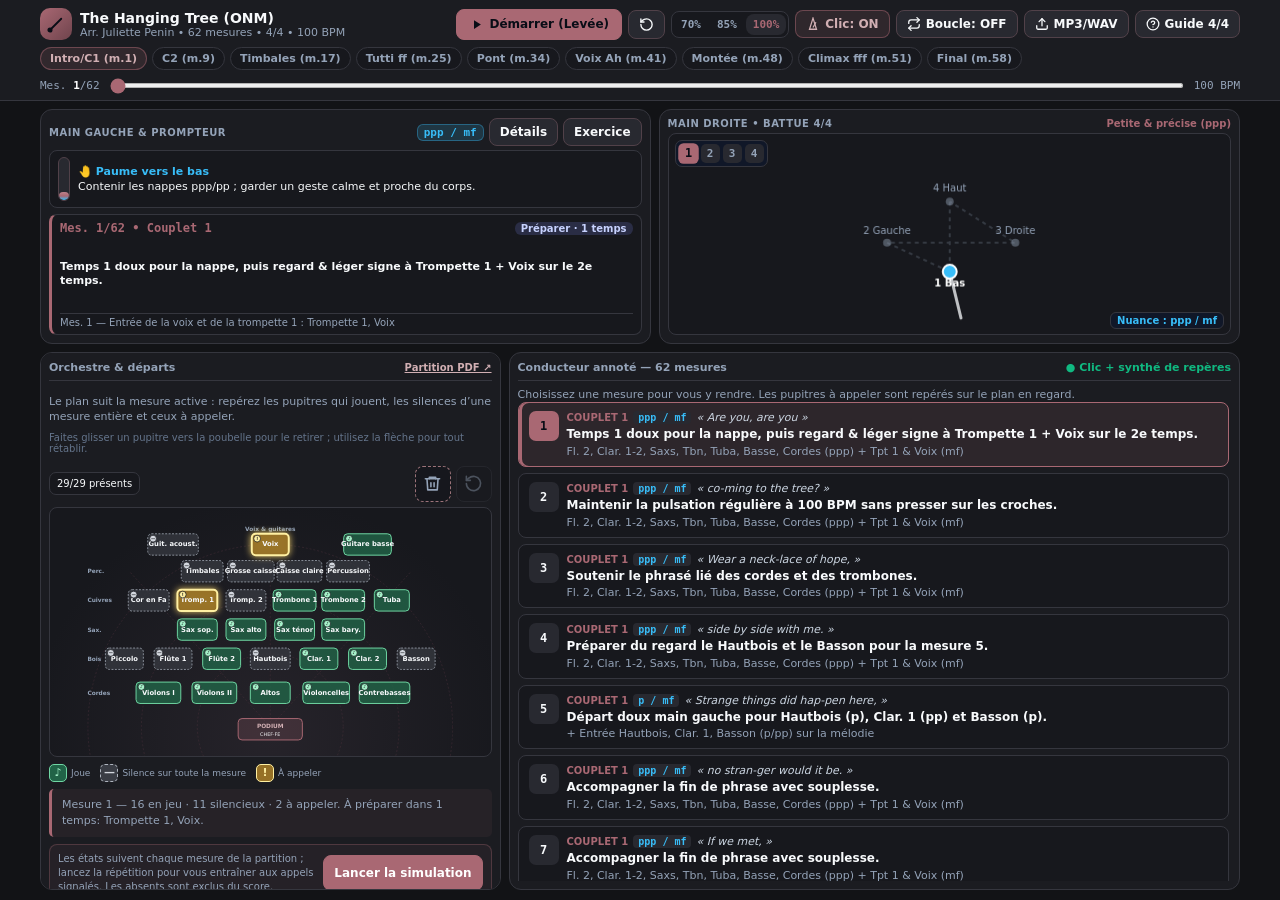
<file: index.html>
<!DOCTYPE html>
<html lang="fr">
<head>
  <meta charset="UTF-8" />
  <meta name="viewport" content="width=device-width, initial-scale=1.0, maximum-scale=1.0, user-scalable=no" />
  <title>Studio de Direction — The Hanging Tree (ONM)</title>
    <link rel="stylesheet" href="css/app.css" />
</head>
<body>

  <!-- =====================================================================
       ZONE 1 : HEADER COMPACT FIXE EN HAUT
       ===================================================================== -->
  <header class="app-header">
    <div class="header-inner">
      <div class="header-top">
        <div class="brand">
          <div class="brand-icon">
            <svg width="18" height="18" viewBox="0 0 24 24" fill="none" stroke="currentColor" stroke-width="2.4" stroke-linecap="round">
              <path d="M4 20L19 5" />
              <circle cx="4" cy="20" r="2.2" fill="currentColor" />
            </svg>
          </div>
          <div>
            <h1 class="brand-title">The Hanging Tree (ONM)</h1>
            <p class="brand-sub">Arr. Juliette Penin • 62 mesures • 4/4 • 100 BPM</p>
          </div>
        </div>

        <div class="transport-bar">
          <!-- Lecture / Pause -->
          <button id="playPauseBtn" class="btn-play">
            <svg id="iconPlay" width="15" height="15" viewBox="0 0 24 24" fill="currentColor"><path d="M8 5v14l11-7z"/></svg>
            <svg id="iconPause" class="hidden" width="15" height="15" viewBox="0 0 24 24" fill="currentColor"><path d="M6 19h4V5H6v14zm8-14v14h4V5h-4z"/></svg>
            <span id="playBtnText">Démarrer (Levée)</span>
          </button>

          <!-- Reset -->
          <button id="resetBtn" title="Retour mesure 1">
            <svg width="15" height="15" viewBox="0 0 24 24" fill="none" stroke="currentColor" stroke-width="2.2" stroke-linecap="round" stroke-linejoin="round">
              <path d="M3 12a9 9 0 1 0 9-9 9.75 9.75 0 0 0-6.74 2.74L3 8"/><path d="M3 3v5h5"/>
            </svg>
          </button>

          <!-- Sélecteur de Tempo -->
          <div class="speed-group">
            <button class="speed-btn" data-speed="0.7">70%</button>
            <button class="speed-btn" data-speed="0.85">85%</button>
            <button class="speed-btn active" data-speed="1">100%</button>
          </div>

          <!-- Clic Métronome -->
          <button id="metroBtn" class="btn-toggle-on">
            <svg width="14" height="14" viewBox="0 0 24 24" fill="none" stroke="currentColor" stroke-width="2.2">
              <path d="M12 2L6 21h12L12 2z"/><path d="M12 18l5-9"/>
            </svg>
            <span>Clic: <strong id="metroText">ON</strong></span>
          </button>

          <!-- Boucle Section -->
          <button id="loopBtn">
            <svg width="14" height="14" viewBox="0 0 24 24" fill="none" stroke="currentColor" stroke-width="2.2" stroke-linecap="round" stroke-linejoin="round">
              <polyline points="17 1 21 5 17 9"/><path d="M3 11V9a4 4 0 0 1 4-4h14"/><polyline points="7 23 3 19 7 15"/><path d="M21 13v2a4 4 0 0 1-4 4H3"/>
            </svg>
            <span>Boucle: <strong id="loopText">OFF</strong></span>
          </button>

          <!-- Import MP3/WAV -->
          <label for="audioFileInput" class="btn" title="Charger un enregistrement MP3 ou WAV">
            <svg width="14" height="14" viewBox="0 0 24 24" fill="none" stroke="currentColor" stroke-width="2.2" stroke-linecap="round" stroke-linejoin="round">
              <path d="M21 15v4a2 2 0 0 1-2 2H5a2 2 0 0 1-2-2v-4"/><polyline points="17 8 12 3 7 8"/><line x1="12" y1="3" x2="12" y2="15"/>
            </svg>
            <span id="audioSourceLabel">MP3/WAV</span>
          </label>
          <input type="file" id="audioFileInput" accept="audio/*" class="hidden" />
          <button id="clearMp3Btn" class="hidden" title="Revenir au synthétiseur intégré">✕</button>

          <!-- Guide 4/4 -->
          <button id="openGuideBtn">
            <svg width="14" height="14" viewBox="0 0 24 24" fill="none" stroke="currentColor" stroke-width="2.2" stroke-linecap="round" stroke-linejoin="round">
              <circle cx="12" cy="12" r="10"/><path d="M9.09 9a3 3 0 0 1 5.83 1c0 2-3 3-3 3"/><line x1="12" y1="17" x2="12.01" y2="17"/>
            </svg>
            <span>Guide 4/4</span>
          </button>
        </div>
      </div>

      <!-- Barre de sélection rapide des sections -->
      <div class="section-pills" id="sectionPillsRow"></div>

      <!-- Barre de progression des mesures -->
      <div class="scrubber-row">
        <span>Mes. <strong id="scrubberLabel" style="color:#fff;">1</strong>/62</span>
        <input type="range" id="measureSlider" min="1" max="62" value="1" step="1" />
        <span id="bpmLabel">100 BPM</span>
      </div>
    </div>
  </header>

  <!-- =====================================================================
       ZONE 2 : PANNEAU DES DEUX MAINS STRICTEMENT FIXE (TOUJOURS VISIBLE)
       ===================================================================== -->
  <section class="hands-stage-wrapper">
    <div class="hands-stage-grid">
      
      <!-- CÔTÉ GAUCHE : MAIN DROITE (Battue 4/4 animée) -->
      <div class="panel-card">
        <div class="panel-header">
          <span class="panel-label">Main Droite • Battue 4/4</span>
          <span id="rightHandMode" style="font-size:10px; font-weight:700; color:#a96873;">Petite & précise</span>
        </div>
        <div class="canvas-box" id="canvasBox">
          <div class="beat-pills">
            <span class="beat-dot active" data-dot="1">1</span>
            <span class="beat-dot" data-dot="2">2</span>
            <span class="beat-dot" data-dot="3">3</span>
            <span class="beat-dot" data-dot="4">4</span>
          </div>
          <canvas id="conductingCanvas"></canvas>
          <div class="amp-tag" id="ampTag">Amplitude : ppp</div>

          <!-- Overlay Levée / Préparation (4 temps avant m.1) -->
          <div id="countInOverlay" class="countin-overlay hidden">
            <span style="font-size:10px; font-weight:800; text-transform:uppercase; color:#a96873;">Levée de préparation</span>
            <div class="countin-num" id="countInNum">1</div>
            <span id="countInHint" style="font-size:11px; color:#e2e8f0;">Temps 4 = Respirez et levez la main !</span>
          </div>
        </div>
      </div>

      <!-- CÔTÉ DROIT : MAIN GAUCHE + PROMPTEUR IMMÉDIAT -->
      <div class="panel-card">
        <div class="panel-header">
          <span class="panel-label">Main Gauche & Prompteur</span>
          <span class="panel-header-actions" style="display:flex; align-items:center; gap:5px;">
            <span class="dynamic-pill" id="dynamicBadge">ppp / mf</span>
            <button id="openDetailBtn" title="Ouvrir la vue détaillée">Détails</button>
            <button id="openExerciseBtn" title="Évaluer la précision du geste" aria-label="Ouvrir l’exercice">Exercice</button>
          </span>
        </div>

        <div class="right-hand-body">
          <!-- Indicateur visuel animé de la Main Gauche -->
          <div class="lh-meter-row">
            <div class="lh-gauge-track" title="Hauteur et énergie de la main gauche">
              <div class="lh-gauge-fill" id="lhGaugeFill"></div>
            </div>
            <div class="lh-info">
              <div class="lh-title-row">
                <span class="lh-gesture-badge" id="lhGestureTitle">🤚 Paume vers le bas</span>
              </div>
              <div class="lh-desc" id="lhGestureDesc">Contenir la nappe ppp (Fl.2, Clar., Cordes) et montrer le départ Tpt 1 / Voix au 2e temps.</div>
            </div>
          </div>

          <!-- Prompteur d'action immédiate -->
          <div class="prompter-box">
            <div class="prompter-top">
              <span class="measure-counter" id="prompterMeasure">Mes. 1/62 • Intro/C1</span>
              <span class="next-cue-chip" id="nextCueChip">Préparer · 1 temps</span>
            </div>
            <div class="action-now-text" id="actionNowText">
              Temps 1 doux pour la nappe, puis regard & léger signe à Trompette 1 + Voix sur le 2e temps.
            </div>
            <div class="next-cue-text" id="nextCueText">
              Prochain départ : Mes. 1 — voix et trompette 1
            </div>
          </div>
        </div>
      </div>

    </div>
  </section>

  <!-- =====================================================================
       ZONE 3 : CONDUCTEUR ANNOTÉ (DÉFILEMENT ISOLÉ)
       ===================================================================== -->
  <section class="score-section">
    <div class="rehearsal-grid">
      <aside class="score-card orchestra-panel">
        <div class="score-header">
          <strong>Orchestre & départs</strong>
          <a class="source-link" href="https://drive.google.com/file/d/1L3KpcF_tF96cqktVMI78gtgKVVE-FxXz/view?usp=sharing" target="_blank" rel="noopener noreferrer">Partition PDF ↗</a>
        </div>
        <p class="orchestra-help">Le plan suit la mesure active : repérez les pupitres qui jouent, les silences d’une mesure entière et ceux à appeler.</p>
        <p class="orchestra-map-help">Faites glisser un pupitre vers la poubelle pour le retirer ; utilisez la flèche pour tout rétablir.</p>
        <div class="orchestra-map-frame">
          <div class="orchestra-map-controls">
            <span id="orchestraPresenceCount" class="orchestra-presence-count" aria-live="polite"></span>
            <div id="orchestraTrashZone" class="orchestra-trash-zone" role="group" aria-label="Déposer ici un pupitre à retirer" title="Déposer ici un pupitre pour le retirer">
              <svg width="19" height="19" viewBox="0 0 24 24" fill="none" stroke="currentColor" stroke-width="2" stroke-linecap="round" stroke-linejoin="round" aria-hidden="true">
                <path d="M3 6h18"/><path d="M8 6V4h8v2"/><path d="m19 6-1 14H6L5 6"/><path d="M10 11v5M14 11v5"/>
              </svg>
            </div>
            <button id="restoreOrchestraBtn" class="orchestra-restore-btn" type="button" aria-label="Rétablir tous les pupitres" title="Rétablir tous les pupitres">
              <svg width="19" height="19" viewBox="0 0 24 24" fill="none" stroke="currentColor" stroke-width="2" stroke-linecap="round" stroke-linejoin="round" aria-hidden="true">
                <path d="M3 12a9 9 0 1 0 3-6.7L3 8"/><path d="M3 3v5h5"/>
              </svg>
            </button>
          </div>
          <svg id="orchestraSvg" class="orchestra-svg" viewBox="0 0 800 510" role="img" aria-label="Plan de l’orchestre vu depuis le podium">
          <g stroke="#49303a" stroke-width="1" stroke-dasharray="4 4" fill="none">
            <path d="M 400 450 L 110 130" />
            <path d="M 400 450 L 400 60" />
            <path d="M 400 450 L 690 130" />
            <circle cx="400" cy="450" r="150" />
            <circle cx="400" cy="450" r="265" />
            <circle cx="400" cy="450" r="375" />
          </g>
              <g fill="#94a3b8" font-size="12" font-weight="bold">
                <text x="400" y="48" text-anchor="middle">Voix & guitares</text>
                <text x="24" y="134">Perc.</text>
                <text x="24" y="194">Cuivres</text>
                <text x="24" y="254">Sax.</text>
                <text x="24" y="314">Bois</text>
                <text x="24" y="384">Cordes</text>
              </g>
          <g id="orchestraDesksLayer"></g>
          <g transform="translate(400, 455)">
            <rect x="-66" y="-22" width="132" height="44" rx="8" fill="#a96873" fill-opacity=".2" stroke="#a96873" stroke-width="2" />
            <text x="0" y="-2" fill="#d1afb3" font-size="12" font-weight="bold" text-anchor="middle">PODIUM</text>
            <text x="0" y="13" fill="#f8fafc" font-size="10" text-anchor="middle">CHEF·FE</text>
          </g>
          </svg>
        </div>
        <div class="orchestra-legend" aria-label="Légende des états des pupitres">
          <span><i class="legend-swatch is-playing">♪</i> Joue</span>
          <span><i class="legend-swatch is-silent">—</i> Silence sur toute la mesure</span>
          <span><i class="legend-swatch is-cued">!</i> À appeler</span>
        </div>
        <div id="orchestraInfo" class="orchestra-info" aria-live="polite">Les états sont calculés à partir des notes et silences de chaque mesure de la partition. Un pupitre « joue » même s’il a des silences plus courts dans cette mesure.</div>
        <div class="simulation-toolbar">
          <p id="simulationInstructions">Les états suivent la partition ; les entrées sont annoncées jusqu’à une mesure à l’avance.</p>
          <button id="startSimulationBtn" class="simulation-start-btn">Lancer la répétition</button>
        </div>
        <div class="simulation-stats" aria-live="polite">
          <span>Départs : <strong id="simulationHits">0</strong></span>
          <span>Oubliés : <strong id="simulationMisses">0</strong></span>
          <span>Erreurs : <strong id="simulationErrors">0</strong></span>
          <span>Mesure : <strong id="simulationMeasure">—</strong></span>
          <span>Tempo : <strong id="simulationTempo">100 BPM</strong></span>
          <span>Nuance : <strong id="simulationDynamic">ppp / mf</strong></span>
        </div>
        <div class="audio-reference">
          <a href="https://drive.google.com/uc?export=download&id=11zXnqzXyFb5kRrhbbxSbqv2-OLB6wqT0" target="_blank" rel="noopener noreferrer">Télécharger l’enregistrement ONM (MP3) ↗</a>
          <p>Pour l’entendre synchronisé, téléchargez-le puis chargez-le avec <strong>MP3/WAV</strong>. Le synthétiseur et le métronome intégrés fonctionnent sans ce fichier.</p>
          <button id="audioTestBtn" type="button">Tester le son</button>
        </div>
      </aside>
      <div class="score-card conductor-card">
        <div class="score-header">
          <strong>Conducteur annoté — 62 mesures</strong>
          <span id="audioModeStatus" style="color:#10b981; font-weight:700;">● Clic + synthé de repères</span>
        </div>
        <p class="conductor-help">Choisissez une mesure pour vous y rendre. Les pupitres à appeler sont repérés sur le plan en regard.</p>
        <div id="scoreListContainer"></div>
      </div>
    </div>
  </section>

  <!-- =====================================================================
       MODALE GUIDE 4/4 (FERMÉE PAR DÉFAUT)
       ===================================================================== -->
  <div id="guideModal" class="modal-backdrop hidden">
    <div class="modal-box">
      <div class="modal-header">
        <strong style="font-size:14px; color:#a96873;">Guide de la battue à 4 temps (Chironomie)</strong>
        <button id="closeGuideBtn">Fermer ✕</button>
      </div>
      <div class="guide-grid">
        <div class="guide-item">
          <h4>0. La Levée (Anacrouse)</h4>
          <p>Avant le 1er temps, respirez avec l'orchestre en levant la main droite sur le 4e temps à vide pour donner le tempo (100 BPM).</p>
        </div>
        <div class="guide-item">
          <h4>Temps 1 : Vers le BAS</h4>
          <p>Descente verticale franche jusqu'au plan de battue (niveau du plexus), suivie d'un petit rebond net (l'<strong>ictus</strong>).</p>
        </div>
        <div class="guide-item">
          <h4>Temps 2 : Vers la GAUCHE</h4>
          <p>Pour un droitier, mouvement vers l'intérieur (croise légèrement devant le buste vers la gauche).</p>
        </div>
        <div class="guide-item">
          <h4>Temps 3 : Vers la DROITE</h4>
          <p>Grand mouvement horizontal traversant vers l'extérieur (droite). C'est le temps le plus lisible pour tous les pupitres.</p>
        </div>
        <div class="guide-item">
          <h4>Temps 4 : Vers le HAUT</h4>
          <p>Remontée souple vers le haut pour préparer la chute du prochain Temps 1.</p>
        </div>
        <div class="guide-item">
          <h4>Rôle de la Main Gauche</h4>
          <p>Paume vers le bas = calmer/piano. Main qui monte paume vers le haut = crescendo. Index pointé = départ d'un pupitre.</p>
        </div>
      </div>
    </div>
  </div>

  <div id="detailModal" class="modal-backdrop hidden">
    <div class="modal-box detail-modal-box">
      <div class="modal-header">
        <strong style="font-size:14px; color:#a96873;">Vue détaillée — Nuances & départs</strong>
        <button id="closeDetailBtn">Fermer ✕</button>
      </div>
      <div class="detail-grid">
        <section class="detail-card">
          <h3>Mesure active</h3>
          <div class="detail-measure-title" id="detailMeasureTitle">Mesure 1</div>
          <p class="detail-muted" id="detailSectionText">Intro/Couplet 1</p>
          <div class="detail-dyn-line">
            <span class="detail-dyn-value" id="detailDynValue">ppp / mf</span>
            <div class="detail-dyn-track" aria-label="Intensité de la nuance">
              <div class="detail-dyn-fill" id="detailDynFill"></div>
            </div>
          </div>
          <p class="detail-text" id="detailNuanceText">Garder un geste très proche du corps et une battue légère.</p>
          <div class="detail-cue">
            <strong>Action à préparer</strong>
            <p class="detail-text" id="detailActionText">—</p>
          </div>
        </section>

        <section class="detail-card">
          <h3>Main gauche</h3>
          <div class="detail-gesture">
            <div class="detail-hand-icon" id="detailHandIcon">🤚</div>
            <div>
              <div class="detail-measure-title" style="font-size:16px;" id="detailGestureTitle">Paume vers le bas</div>
              <p class="detail-muted" id="detailGestureDesc">—</p>
            </div>
          </div>
          <div class="detail-cue">
            <strong>Départ / repère d’écoute</strong>
            <p class="detail-text" id="detailCueText">Aucun départ critique à cette mesure.</p>
          </div>
        </section>

        <section class="detail-card">
          <h3>À écouter et équilibrer</h3>
          <p class="detail-text" id="detailInstrumentsText">—</p>
          <p class="detail-muted" id="detailNextText">—</p>
        </section>

        <section class="detail-card">
          <h3>Repère pédagogique</h3>
          <p class="detail-text">La main droite donne la pulsation et la précision. La main gauche prépare les entrées, soutient les crescendos et indique les changements de dynamique.</p>
          <div class="detail-footer">
            <span>Utilisez les flèches du conducteur pour changer de mesure.</span>
            <span id="detailTempoText">100 BPM</span>
          </div>
        </section>
      </div>
    </div>
  </div>

  <div id="exerciseModal" class="modal-backdrop hidden">
    <div class="modal-box exercise-modal-box">
      <div class="modal-header">
        <strong style="font-size:14px; color:#a96873;">Mode exercice — Précision du geste</strong>
        <button id="closeExerciseBtn">Fermer ✕</button>
      </div>
      <div class="exercise-hero">
        <div class="exercise-score" id="exerciseScore">—</div>
        <div class="exercise-status" id="exerciseStatus">Lancez l’exercice puis tapez sur le bouton ou avec la touche Espace.</div>
        <div class="exercise-live-feedback" id="exerciseLiveFeedback">—</div>
      </div>
      <div class="exercise-stats">
        <div class="exercise-stat"><strong id="exerciseLastError">—</strong><span>Dernier écart</span></div>
        <div class="exercise-stat"><strong id="exerciseBestScore">—</strong><span>Meilleur score</span></div>
        <div class="exercise-stat"><strong id="exerciseStreak">0</strong><span>Série</span></div>
      </div>
      <button id="startExerciseBtn" class="btn-play" style="width:100%;">Démarrer l’exercice</button>
      <button id="exerciseTapBtn" class="exercise-tap-btn" disabled>Je tape maintenant — Espace</button>
      <p class="detail-muted" style="margin-top:10px;">Le score compare chaque tap au battement attendu. Jusqu’à 35 ms d’écart : précision excellente ; au-delà de 175 ms : tap hors tempo.</p>
      <div class="exercise-feedback-guide" aria-label="Légende des retours visuels">
        <div class="guide-on-time"><strong>Vert — dans le tempo :</strong> le geste est proche du battement attendu.</div>
        <div class="guide-early"><strong>Bleu — en avance :</strong> le geste arrive avant le battement ; attendez légèrement.</div>
        <div class="guide-late"><strong>Rouge — en retard :</strong> le geste arrive après le battement ; anticipez légèrement.</div>
      </div>
      <section class="exercise-history">
        <div class="exercise-history-header">
          <strong>Historique des sessions</strong>
          <button id="clearExerciseHistoryBtn" title="Effacer l’historique local">Effacer</button>
        </div>
        <div class="exercise-history-summary" id="exerciseHistorySummary">Aucune session enregistrée.</div>
        <div class="exercise-history-list" id="exerciseHistoryList"></div>
      </section>
    </div>
  </div>

  <div id="toastMsg" class="toast-msg hidden"></div>

    <script src="js/app.js"></script>
</body>
</html>
</file>
<file: css/app.css>
:root {
      --bg-app: #121316;
      --bg-surface: #1b1c21;
      --bg-elevated: #282930;
      --bg-card: #17181d;
      --border-subtle: #35363e;
      --border-strong: #514149;
      --text-main: #f8fafc;
      --text-muted: #94a3b8;
      --text-dim: #64748b;
      --accent-amber: #a96873;
      --accent-amber-soft: rgba(169, 105, 115, 0.16);
      --accent-sky: #38bdf8;
      --accent-emerald: #10b981;
      --accent-rose: #bd828b;
      --accent-indigo: #818cf8;
      --radius-sm: 8px;
      --radius-md: 12px;
      --radius-lg: 16px;
    }

    *, *::before, *::after {
      box-sizing: border-box;
    }

    html, body {
      height: 100%;
      height: 100dvh;
      max-height: 100dvh;
      margin: 0;
      padding: 0;
      overflow: hidden;
      display: flex;
      flex-direction: column;
      background-color: var(--bg-app);
      color: var(--text-main);
      font-family: system-ui, -apple-system, BlinkMacSystemFont, "Segoe UI", Roboto, sans-serif;
      -webkit-tap-highlight-color: transparent;
    }

    /* Protection stricte contre tout SVG géant */
    svg {
      display: inline-block;
      vertical-align: middle;
      flex-shrink: 0;
    }

    button, label.btn {
      font-family: inherit;
      cursor: pointer;
      border: 1px solid var(--border-strong);
      background-color: var(--bg-elevated);
      color: var(--text-main);
      border-radius: var(--radius-sm);
      padding: 6px 10px;
      font-size: 12px;
      font-weight: 600;
      display: inline-flex;
      align-items: center;
      justify-content: center;
      gap: 5px;
      transition: transform 0.1s ease, background-color 0.15s ease, border-color 0.15s ease;
      user-select: none;
    }

    button:active, label.btn:active {
      transform: scale(0.96);
    }

    .hidden {
      display: none !important;
    }

    /* =====================================================================
       ZONE 1 : HEADER COMPACT FIXE EN HAUT
       ===================================================================== */
    .app-header {
      flex-shrink: 0;
      background-color: var(--bg-surface);
      border-bottom: 1px solid var(--border-subtle);
      padding: 8px 12px;
      z-index: 20;
    }

    .header-inner {
      max-width: 1200px;
      margin: 0 auto;
      display: flex;
      flex-direction: column;
      gap: 7px;
    }

    .header-top {
      display: flex;
      flex-wrap: wrap;
      align-items: center;
      justify-content: space-between;
      gap: 8px;
    }

    .brand {
      display: flex;
      align-items: center;
      gap: 8px;
      min-width: 0;
    }

    .brand-icon {
      width: 32px;
      height: 32px;
      border-radius: 10px;
      background: linear-gradient(135deg, #a96873, #70444d);
      color: #090d16;
      display: flex;
      align-items: center;
      justify-content: center;
      flex-shrink: 0;
    }

    .brand-title {
      font-size: 14px;
      font-weight: 800;
      margin: 0;
      white-space: nowrap;
      overflow: hidden;
      text-overflow: ellipsis;
    }

    .brand-sub {
      font-size: 11px;
      color: var(--text-muted);
      margin: 0;
    }

    .transport-bar {
      display: flex;
      flex-wrap: wrap;
      align-items: center;
      gap: 6px;
    }

    .btn-play {
      background-color: var(--accent-amber);
      border-color: var(--accent-amber);
      color: #090d16;
      font-weight: 800;
      padding: 7px 12px;
    }

    .btn-play:hover {
      background-color: #b9858c;
    }

    .speed-group {
      display: inline-flex;
      background-color: var(--bg-card);
      border: 1px solid var(--border-subtle);
      border-radius: var(--radius-sm);
      padding: 2px;
      gap: 2px;
    }

    .speed-btn {
      border: none;
      background: transparent;
      color: var(--text-muted);
      padding: 4px 7px;
      font-size: 11px;
      font-family: ui-monospace, SFMono-Regular, Menlo, monospace;
    }

    .speed-btn.active {
      background-color: var(--bg-elevated);
      color: var(--accent-amber);
    }

    .btn-toggle-on {
      border-color: rgba(169, 105, 115, 0.5);
      background-color: rgba(169, 105, 115, 0.14);
      color: #d1afb3;
    }

    .btn-loop-on {
      border-color: rgba(16, 185, 129, 0.5);
      background-color: rgba(16, 185, 129, 0.14);
      color: #6ee7b7;
    }

    .section-pills {
      display: flex;
      align-items: center;
      gap: 5px;
      overflow-x: auto;
      scrollbar-width: none;
      padding-bottom: 2px;
    }

    .section-pills::-webkit-scrollbar {
      display: none;
    }

    .pill-btn {
      white-space: nowrap;
      padding: 4px 9px;
      font-size: 11px;
      border-radius: 999px;
      background-color: var(--bg-card);
      border-color: var(--border-subtle);
      color: var(--text-muted);
    }

    .pill-btn.active {
      background-color: var(--accent-amber-soft);
      border-color: rgba(169, 105, 115, 0.5);
      color: #d1afb3;
    }

    .scrubber-row {
      display: flex;
      align-items: center;
      gap: 8px;
      font-size: 11px;
      font-family: ui-monospace, SFMono-Regular, Menlo, monospace;
      color: var(--text-muted);
    }

    .scrubber-row input[type="range"] {
      flex: 1;
      height: 5px;
      accent-color: var(--accent-amber);
      cursor: pointer;
    }

    /* =====================================================================
       ZONE 2 : PANNEAU DES DEUX MAINS STRICTEMENT FIXE (TOUJOURS VISIBLE)
       ===================================================================== */
    .hands-stage-wrapper {
      flex-shrink: 0;
      background-color: var(--bg-app);
      padding: 8px 12px 4px 12px;
    }

    .hands-stage-grid {
      max-width: 1200px;
      margin: 0 auto;
      display: grid;
      grid-template-columns: 1.05fr 1fr;
      gap: 8px;
      height: 235px;
    }

    /* La main gauche se lit à gauche ; la main droite (baguette) à droite. */
    .hands-stage-grid > .panel-card:first-child {
      grid-column: 2;
    }

    .hands-stage-grid > .panel-card:last-child {
      grid-column: 1;
      grid-row: 1;
    }

    @media (max-width: 640px) {
      .hands-stage-grid {
        grid-template-columns: 1fr 1fr;
        height: 205px;
      }
      .brand-sub {
        display: none;
      }
      .panel-header {
        flex-wrap: wrap;
      }
      .panel-header > .panel-label {
        flex: 1 1 100%;
      }
      .panel-header-actions {
        width: 100%;
        justify-content: flex-end;
      }
      .panel-header-actions .dynamic-pill {
        display: none;
      }
      .panel-header-actions button {
        min-height: 32px;
        padding: 5px 7px;
        font-size: 10px;
      }
    }

    .panel-card {
      background-color: var(--bg-surface);
      border: 1px solid var(--border-subtle);
      border-radius: var(--radius-md);
      padding: 8px;
      display: flex;
      flex-direction: column;
      min-width: 0;
      min-height: 0;
      position: relative;
      overflow: hidden;
    }

    .panel-header {
      display: flex;
      align-items: center;
      justify-content: space-between;
      gap: 4px;
      margin-bottom: 4px;
      flex-shrink: 0;
    }

    .panel-label {
      font-size: 10px;
      font-weight: 700;
      text-transform: uppercase;
      letter-spacing: 0.05em;
      color: var(--text-muted);
    }

    /* Côté Gauche : Canvas Main Droite */
    .canvas-box {
      position: relative;
      flex: 1;
      min-height: 0;
      width: 100%;
      background-color: var(--bg-card);
      border: 1px solid var(--border-subtle);
      border-radius: var(--radius-sm);
      overflow: hidden;
    }

    #conductingCanvas {
      display: block;
      width: 100%;
      height: 100%;
    }

    .beat-pills {
      position: absolute;
      top: 6px;
      left: 6px;
      display: flex;
      gap: 3px;
      background: rgba(15, 23, 42, 0.88);
      padding: 3px;
      border-radius: 7px;
      border: 1px solid var(--border-subtle);
      z-index: 5;
    }

    .beat-dot {
      width: 19px;
      height: 19px;
      border-radius: 5px;
      font-size: 11px;
      font-weight: 800;
      font-family: ui-monospace, monospace;
      display: flex;
      align-items: center;
      justify-content: center;
      background-color: var(--bg-elevated);
      color: var(--text-muted);
    }

    .beat-dot.active {
      background-color: var(--accent-amber);
      color: #090d16;
      transform: scale(1.08);
    }

    .amp-tag {
      position: absolute;
      bottom: 5px;
      right: 6px;
      font-size: 10px;
      font-weight: 700;
      background: rgba(15, 23, 42, 0.88);
      padding: 2px 6px;
      border-radius: 6px;
      border: 1px solid var(--border-subtle);
      color: var(--accent-sky);
      z-index: 5;
    }

    .countin-overlay {
      position: absolute;
      inset: 0;
      background: rgba(9, 13, 22, 0.88);
      display: flex;
      flex-direction: column;
      align-items: center;
      justify-content: center;
      text-align: center;
      padding: 8px;
      z-index: 15;
    }

    .countin-num {
      font-size: 34px;
      font-weight: 900;
      font-family: ui-monospace, monospace;
      color: var(--accent-amber);
      line-height: 1.1;
    }

    /* Côté Droit : Main Gauche + Prompteur immédiat */
    .right-hand-body {
      flex: 1;
      min-height: 0;
      display: flex;
      flex-direction: column;
      justify-content: space-between;
      gap: 6px;
    }

    .lh-meter-row {
      display: flex;
      align-items: center;
      gap: 8px;
      background-color: var(--bg-card);
      border: 1px solid var(--border-subtle);
      border-radius: var(--radius-sm);
      padding: 6px 8px;
      flex-shrink: 0;
    }

    .lh-gauge-track {
      width: 12px;
      height: 44px;
      background-color: var(--bg-elevated);
      border-radius: 999px;
      position: relative;
      overflow: hidden;
      flex-shrink: 0;
      border: 1px solid var(--border-strong);
    }

    .lh-gauge-fill {
      position: absolute;
      bottom: 0;
      left: 0;
      right: 0;
      height: 25%;
      background: linear-gradient(to top, #38bdf8, #a96873, #bd828b);
      border-radius: 999px;
      transition: height 0.18s ease-out;
    }

    .lh-info {
      min-width: 0;
      flex: 1;
    }

    .lh-title-row {
      display: flex;
      align-items: center;
      justify-content: space-between;
      gap: 4px;
    }

    .lh-gesture-badge {
      font-size: 11px;
      font-weight: 800;
      color: var(--accent-sky);
    }

    .dynamic-pill {
      font-family: ui-monospace, monospace;
      font-size: 11px;
      font-weight: 800;
      padding: 1px 6px;
      border-radius: 6px;
      background-color: rgba(56, 189, 248, 0.16);
      color: var(--accent-sky);
      border: 1px solid rgba(56, 189, 248, 0.35);
    }

    .lh-desc {
      font-size: 11px;
      color: var(--text-main);
      line-height: 1.25;
      margin-top: 2px;
      display: -webkit-box;
      -webkit-line-clamp: 2;
      line-clamp: 2;
      -webkit-box-orient: vertical;
      overflow: hidden;
    }

    .prompter-box {
      flex: 1;
      min-height: 0;
      background-color: var(--bg-card);
      border: 1px solid var(--border-subtle);
      border-left: 3px solid var(--accent-amber);
      border-radius: var(--radius-sm);
      padding: 6px 8px;
      display: flex;
      flex-direction: column;
      justify-content: space-between;
      overflow: hidden;
    }

    .prompter-top {
      display: flex;
      align-items: center;
      justify-content: space-between;
      gap: 4px;
    }

    .measure-counter {
      font-size: 12px;
      font-weight: 800;
      font-family: ui-monospace, monospace;
      color: var(--accent-amber);
    }

    .next-cue-chip {
      font-size: 10px;
      font-weight: 700;
      padding: 1px 6px;
      border-radius: 6px;
      background-color: rgba(129, 140, 248, 0.18);
      color: #c7d2fe;
      white-space: nowrap;
    }

    .action-now-text {
      font-size: 11px;
      font-weight: 600;
      color: var(--text-main);
      line-height: 1.25;
      margin: 2px 0;
      display: -webkit-box;
      -webkit-line-clamp: 3;
      -webkit-box-orient: vertical;
      overflow: hidden;
    }

    .next-cue-text {
      font-size: 10px;
      color: var(--text-muted);
      white-space: nowrap;
      overflow: hidden;
      text-overflow: ellipsis;
      border-top: 1px solid var(--border-subtle);
      padding-top: 3px;
    }

    /* =====================================================================
       ZONE 3 : CONDUCTEUR ANNOTÉ (DÉFILEMENT ISOLÉ UNIQUEMENT ICI)
       ===================================================================== */
    .score-section {
      flex: 1;
      min-height: 0;
      padding: 4px 12px 10px 12px;
      display: flex;
      flex-direction: column;
      overflow: hidden;
    }

    .score-card {
      max-width: 1200px;
      width: 100%;
      margin: 0 auto;
      flex: 1;
      min-height: 0;
      background-color: var(--bg-surface);
      border: 1px solid var(--border-subtle);
      border-radius: var(--radius-md);
      padding: 8px;
      display: flex;
      flex-direction: column;
      overflow: hidden;
    }

    .score-header {
      flex-shrink: 0;
      display: flex;
      align-items: center;
      justify-content: space-between;
      padding-bottom: 6px;
      margin-bottom: 6px;
      border-bottom: 1px solid var(--border-subtle);
      font-size: 11px;
      color: var(--text-muted);
    }

    #scoreListContainer {
      flex: 1;
      min-height: 0;
      overflow-y: auto;
      display: flex;
      flex-direction: column;
      gap: 6px;
      padding-right: 2px;
    }

    .measure-row {
      display: flex;
      align-items: flex-start;
      gap: 8px;
      padding: 8px 10px;
      background-color: var(--bg-card);
      border: 1px solid var(--border-subtle);
      border-radius: var(--radius-sm);
      cursor: pointer;
      transition: background-color 0.12s ease, border-color 0.12s ease;
    }

    .measure-row:hover {
      border-color: var(--border-strong);
      background-color: rgba(30, 41, 59, 0.55);
    }

    .measure-row.active-measure {
      border-color: var(--accent-amber);
      background-color: rgba(169, 105, 115, 0.12);
      box-shadow: inset 3px 0 0 var(--accent-amber);
    }

    .m-num-badge {
      width: 30px;
      height: 30px;
      border-radius: 7px;
      background-color: var(--bg-elevated);
      font-family: ui-monospace, monospace;
      font-size: 12px;
      font-weight: 800;
      display: flex;
      align-items: center;
      justify-content: center;
      flex-shrink: 0;
      color: var(--text-main);
    }

    .measure-row.active-measure .m-num-badge {
      background-color: var(--accent-amber);
      color: #090d16;
    }

    .m-content {
      flex: 1;
      min-width: 0;
    }

    .m-top-line {
      display: flex;
      flex-wrap: wrap;
      align-items: center;
      gap: 5px;
      margin-bottom: 3px;
    }

    .m-section-tag {
      font-size: 10px;
      font-weight: 700;
      text-transform: uppercase;
      color: var(--accent-amber);
    }

    .m-dyn-tag {
      font-size: 10px;
      font-weight: 800;
      font-family: ui-monospace, monospace;
      padding: 1px 5px;
      border-radius: 4px;
      background-color: var(--bg-elevated);
      color: var(--accent-sky);
    }

    .m-lyrics {
      font-size: 11px;
      font-style: italic;
      color: #cbd5e1;
    }

    .m-action {
      font-size: 12px;
      font-weight: 600;
      color: var(--text-main);
      line-height: 1.3;
    }

    .m-instruments {
      font-size: 11px;
      color: var(--text-muted);
      margin-top: 2px;
    }

    /* =====================================================================
       MODALE GUIDE 4/4 (FERMÉE PAR DÉFAUT)
       ===================================================================== */
    .modal-backdrop {
      position: fixed;
      inset: 0;
      background-color: rgba(2, 6, 23, 0.85);
      z-index: 50;
      display: flex;
      align-items: center;
      justify-content: center;
      padding: 16px;
    }

    .modal-box {
      background-color: var(--bg-surface);
      border: 1px solid var(--border-strong);
      border-radius: var(--radius-lg);
      max-width: 680px;
      width: 100%;
      max-height: 85dvh;
      overflow-y: auto;
      padding: 16px;
      box-shadow: 0 20px 40px rgba(0, 0, 0, 0.6);
    }

    .detail-modal-box {
      max-width: 820px;
    }

    .detail-grid {
      display: grid;
      grid-template-columns: 1.05fr 1fr;
      gap: 10px;
    }

    .detail-card {
      background-color: var(--bg-card);
      border: 1px solid var(--border-subtle);
      border-radius: var(--radius-sm);
      padding: 12px;
      min-width: 0;
    }

    .detail-card h3 {
      margin: 0 0 8px;
      font-size: 11px;
      color: var(--text-muted);
      text-transform: uppercase;
      letter-spacing: 0.06em;
    }

    .detail-measure-title {
      font-size: 22px;
      font-weight: 900;
      color: var(--accent-amber);
      margin-bottom: 2px;
    }

    .detail-dyn-line {
      display: flex;
      align-items: center;
      gap: 8px;
      margin: 8px 0 10px;
    }

    .detail-dyn-value {
      font-size: 18px;
      font-weight: 900;
      font-family: ui-monospace, monospace;
      color: var(--accent-sky);
    }

    .detail-dyn-track {
      flex: 1;
      height: 9px;
      overflow: hidden;
      border-radius: 999px;
      background: var(--bg-elevated);
    }

    .detail-dyn-fill {
      height: 100%;
      width: 25%;
      border-radius: inherit;
      background: linear-gradient(90deg, #38bdf8, #a96873, #bd828b);
      transition: width 0.2s ease;
    }

    .detail-text {
      color: var(--text-main);
      font-size: 13px;
      line-height: 1.4;
      margin: 0;
    }

    .detail-muted {
      color: var(--text-muted);
      font-size: 12px;
      line-height: 1.4;
      margin: 6px 0 0;
    }

    .detail-gesture {
      display: flex;
      align-items: center;
      gap: 12px;
      min-height: 78px;
    }

    .detail-hand-icon {
      width: 58px;
      height: 58px;
      flex: 0 0 58px;
      display: grid;
      place-items: center;
      border-radius: 50%;
      background: radial-gradient(circle at 35% 30%, rgba(56,189,248,.35), rgba(56,189,248,.08));
      border: 1px solid rgba(56,189,248,.45);
      font-size: 28px;
    }

    .detail-cue {
      border-left: 3px solid var(--accent-amber);
      padding-left: 10px;
      margin-top: 8px;
    }

    .detail-cue strong {
      color: #d1afb3;
      font-size: 12px;
    }

    .detail-footer {
      display: flex;
      justify-content: space-between;
      align-items: center;
      gap: 8px;
      margin-top: 10px;
      color: var(--text-dim);
      font-size: 11px;
    }

    .exercise-modal-box {
      max-width: 620px;
    }

    .exercise-hero {
      text-align: center;
      padding: 8px 0 14px;
    }

    .exercise-score {
      font-size: 48px;
      line-height: 1;
      font-weight: 900;
      color: var(--accent-amber);
      font-family: ui-monospace, monospace;
    }

    .exercise-status {
      min-height: 20px;
      margin-top: 8px;
      color: var(--text-muted);
      font-size: 12px;
    }

    .exercise-stats {
      display: grid;
      grid-template-columns: repeat(3, 1fr);
      gap: 8px;
      margin: 10px 0;
    }

    .exercise-stat {
      background: var(--bg-card);
      border: 1px solid var(--border-subtle);
      border-radius: var(--radius-sm);
      padding: 9px 6px;
      text-align: center;
    }

    .exercise-stat strong {
      display: block;
      color: var(--text-main);
      font-size: 18px;
      font-family: ui-monospace, monospace;
    }

    .exercise-stat span {
      color: var(--text-muted);
      font-size: 10px;
    }

    .exercise-tap-btn {
      width: 100%;
      min-height: 56px;
      margin-top: 10px;
      background: var(--accent-amber);
      border-color: var(--accent-amber);
      color: #090d16;
      font-size: 15px;
    }

    .exercise-tap-btn.active {
      box-shadow: 0 0 0 4px rgba(169, 105, 115, 0.2);
    }

    .exercise-tap-btn.on-time {
      background: var(--accent-emerald);
      border-color: var(--accent-emerald);
    }

    .exercise-tap-btn.early {
      background: var(--accent-sky);
      border-color: var(--accent-sky);
    }

    .exercise-tap-btn.late {
      background: var(--accent-rose);
      border-color: var(--accent-rose);
      color: #fff;
    }

    .exercise-live-feedback {
      min-height: 24px;
      margin-top: 4px;
      font-size: 14px;
      font-weight: 800;
      font-family: ui-monospace, monospace;
      transition: color 0.12s ease;
    }

    .exercise-live-feedback.on-time { color: var(--accent-emerald); }
    .exercise-live-feedback.early { color: var(--accent-sky); }
    .exercise-live-feedback.late { color: var(--accent-rose); }

    .exercise-feedback-guide {
      display: grid;
      gap: 6px;
      margin-top: 12px;
      padding: 10px 12px;
      border: 1px solid var(--border-subtle);
      border-radius: 10px;
      background: rgba(15, 23, 42, 0.28);
      font-size: 12px;
      line-height: 1.4;
    }

    .exercise-feedback-guide strong { font-weight: 800; }
    .exercise-feedback-guide .guide-on-time { color: var(--accent-emerald); }
    .exercise-feedback-guide .guide-early { color: var(--accent-sky); }
    .exercise-feedback-guide .guide-late { color: var(--accent-rose); }

    .exercise-history {
      margin-top: 14px;
      border-top: 1px solid var(--border-subtle);
      padding-top: 12px;
    }

    .exercise-history-header {
      display: flex;
      align-items: center;
      justify-content: space-between;
      gap: 8px;
      margin-bottom: 7px;
    }

    .exercise-history-header strong {
      color: var(--text-muted);
      font-size: 11px;
      text-transform: uppercase;
      letter-spacing: .06em;
    }

    .exercise-history-summary {
      color: var(--accent-sky);
      font-size: 11px;
      margin-bottom: 7px;
    }

    .exercise-history-list {
      display: grid;
      gap: 5px;
      max-height: 150px;
      overflow-y: auto;
    }

    .exercise-history-row {
      display: grid;
      grid-template-columns: 1fr auto auto;
      gap: 8px;
      align-items: center;
      padding: 6px 8px;
      border-radius: 6px;
      background: var(--bg-card);
      color: var(--text-muted);
      font-size: 11px;
    }

    .exercise-history-row strong {
      color: var(--text-main);
      font-family: ui-monospace, monospace;
    }

    .exercise-history-empty {
      color: var(--text-dim);
      font-size: 11px;
      padding: 5px 0;
    }

    @media (max-width: 640px) {
      .detail-grid {
        grid-template-columns: 1fr;
      }
    }

    .modal-header {
      display: flex;
      align-items: center;
      justify-content: space-between;
      margin-bottom: 12px;
      padding-bottom: 8px;
      border-bottom: 1px solid var(--border-subtle);
    }

    .guide-grid {
      display: grid;
      grid-template-columns: repeat(auto-fit, minmax(220px, 1fr));
      gap: 8px;
      font-size: 12px;
    }

    .guide-item {
      background-color: var(--bg-card);
      border: 1px solid var(--border-subtle);
      border-radius: var(--radius-sm);
      padding: 10px;
    }

    .guide-item h4 {
      margin: 0 0 4px 0;
      font-size: 12px;
      color: var(--accent-amber);
    }

    .guide-item p {
      margin: 0;
      color: var(--text-muted);
      line-height: 1.35;
    }

    /* Toast de notification */
    .toast-msg {
      position: fixed;
      bottom: 16px;
      left: 50%;
      transform: translateX(-50%);
      background-color: var(--bg-elevated);
      color: var(--text-main);
      border: 1px solid var(--accent-amber);
      padding: 8px 14px;
      border-radius: 999px;
      font-size: 12px;
      font-weight: 600;
      z-index: 60;
      box-shadow: 0 10px 25px rgba(0, 0, 0, 0.5);
      pointer-events: none;
    }

    .rehearsal-grid {
      max-width: 1200px;
      width: 100%;
      min-height: 0;
      flex: 1;
      margin: 0 auto;
      display: grid;
      grid-template-columns: minmax(300px, .85fr) minmax(0, 1.35fr);
      gap: 8px;
    }

    .orchestra-panel,
    .conductor-card {
      min-width: 0;
      overflow: hidden;
    }

    .orchestra-panel {
      overflow-y: auto;
      gap: 7px;
    }

    .orchestra-help,
    .conductor-help {
      color: var(--text-muted);
      font-size: 11px;
      line-height: 1.4;
      margin: 0;
    }

    .simulation-toolbar {
      display: flex;
      flex-wrap: wrap;
      align-items: center;
      justify-content: space-between;
      gap: 8px;
      padding: 7px 8px;
      border: 1px solid rgba(169, 105, 115, 0.32);
      border-radius: var(--radius-sm);
      background: rgba(169, 105, 115, 0.08);
    }

    .simulation-toolbar p {
      color: var(--text-muted);
      font-size: 10px;
      line-height: 1.4;
      margin: 0;
      flex: 1 1 180px;
    }

    .simulation-start-btn {
      background: var(--accent-amber);
      border-color: var(--accent-amber);
      color: #fff;
      min-height: 36px;
    }

    .orchestra-map-frame {
      position: relative;
      min-width: 0;
    }

    .orchestra-map-controls {
      display: flex;
      width: 100%;
      align-items: center;
      gap: 5px;
      margin-bottom: 5px;
    }

    .orchestra-presence-count {
      margin-right: auto;
      padding: 5px 7px;
      border: 1px solid var(--border-subtle);
      border-radius: 7px;
      background: rgba(23, 24, 29, .92);
      color: var(--text-main);
      font-size: 10px;
      white-space: nowrap;
    }

    .orchestra-trash-zone,
    .orchestra-restore-btn {
      display: grid;
      width: 36px;
      height: 36px;
      place-items: center;
      padding: 0;
      border: 1px solid var(--border-subtle);
      border-radius: 8px;
      background: rgba(23, 24, 29, .94);
      color: var(--text-muted);
      touch-action: none;
    }

    .orchestra-trash-zone {
      border-style: dashed;
      border-color: #9c7379;
    }

    .orchestra-trash-zone.is-drop-target {
      border-color: #ff9a9a;
      background: #713e48;
      color: #fff;
      transform: scale(1.08);
    }

    .orchestra-trash-zone.is-disabled {
      opacity: .45;
    }

    .orchestra-restore-btn:disabled {
      opacity: .4;
      cursor: not-allowed;
    }

    .orchestra-map-help {
      margin: 0 0 5px;
      color: var(--text-dim);
      font-size: 10px;
    }

    .orchestra-svg {
      width: 100%;
      height: auto;
      max-height: 250px;
      border: 1px solid var(--border-subtle);
      border-radius: 8px;
      background: radial-gradient(circle at 50% 92%, #26232a 0%, #17181d 75%);
      touch-action: none;
      flex-shrink: 0;
    }

    .desk-node { cursor: grab; }
    .desk-node:active { cursor: grabbing; }
    .desk-node:focus-visible rect { stroke: #fff; stroke-width: 4; }
    .desk-node.is-playing rect {
      fill: #216347;
      fill-opacity: .82;
      stroke: #70d7a4;
    }

    .desk-node.is-cued rect {
      fill: #967126;
      fill-opacity: .96;
      stroke: #fff0a2;
      stroke-width: 4;
      filter: drop-shadow(0 0 8px rgba(255, 218, 112, .9));
    }

    .desk-node.is-silent rect {
      fill: #3a3d45;
      fill-opacity: .68;
      stroke: #8a909a;
      stroke-dasharray: 4 3;
    }

    .desk-status-icon circle { stroke: #17181d; stroke-width: 1.5; }
    .desk-status-icon text { fill: #17181d; font-size: 9px; font-weight: 900; }
    .desk-node.is-playing .desk-status-icon circle { fill: #a4f0c8; }
    .desk-node.is-silent .desk-status-icon circle { fill: #d3d7de; }
    .desk-node.is-cued .desk-status-icon circle { fill: #fff0a2; }

    .orchestra-legend {
      display: flex;
      flex-wrap: wrap;
      gap: 5px 10px;
      color: var(--text-muted);
      font-size: 9px;
    }

    .orchestra-legend span {
      display: inline-flex;
      align-items: center;
      gap: 4px;
    }

    .legend-swatch {
      width: 18px;
      height: 18px;
      display: inline-grid;
      place-items: center;
      border: 1px solid;
      border-radius: 5px;
      font-size: 11px;
      font-style: normal;
      font-weight: 800;
      line-height: 1;
    }

    .legend-swatch.is-playing { background: #216347; border-color: #70d7a4; color: #a4f0c8; }
    .legend-swatch.is-silent { background: #3a3d45; border: 1px dashed #aeb4be; color: #d3d7de; }
    .legend-swatch.is-cued { background: #967126; border-color: #fff0a2; color: #fff0a2; }

    @media (prefers-reduced-motion: no-preference) {
      .desk-node.is-cued rect {
        animation: cue-glow 1.1s ease-in-out infinite alternate;
      }

      @keyframes cue-glow {
        from { filter: drop-shadow(0 0 3px rgba(255, 218, 112, .55)); }
        to { filter: drop-shadow(0 0 9px rgba(255, 218, 112, 1)); }
      }
    }

    .desk-node rect { transition: fill-opacity .15s, stroke-width .15s; }
    .desk-node text { pointer-events: none; user-select: none; }

    .orchestra-info {
      min-height: 48px;
      border-left: 3px solid var(--accent-amber);
      border-radius: 5px;
      padding: 8px 10px;
      background: rgba(169, 105, 115, .08);
      color: var(--text-muted);
      font-size: 11px;
      line-height: 1.45;
    }

    .orchestra-info strong { color: #d1afb3; }

    .simulation-stats {
      display: flex;
      flex-wrap: wrap;
      gap: 5px 10px;
      padding-top: 3px;
      color: var(--text-muted);
      font-size: 9px;
    }

    .simulation-stats strong { color: var(--text-main); }

    .audio-reference {
      display: grid;
      grid-template-columns: minmax(0, 1fr) auto;
      align-items: center;
      gap: 3px 8px;
      border-top: 1px solid var(--border-subtle);
      padding-top: 5px;
    }

    .audio-reference a,
    .source-link {
      color: #d1afb3;
      font-size: 10px;
      font-weight: 700;
    }

    .audio-reference p {
      grid-column: 1;
      color: var(--text-dim);
      font-size: 9px;
      line-height: 1.35;
      margin: 0;
    }

    .audio-reference button {
      grid-column: 2;
      grid-row: 1 / span 2;
      min-height: 36px;
      font-size: 10px;
    }

    @media (max-width: 760px) {
      .score-section {
        overflow-y: auto;
      }

      .rehearsal-grid {
        display: flex;
        flex: 0 0 auto;
        flex-direction: column;
      }

      .orchestra-panel,
      .conductor-card {
        flex: 0 0 320px;
        min-height: 320px;
      }

      .orchestra-svg { max-height: 210px; }
    }
</file>
